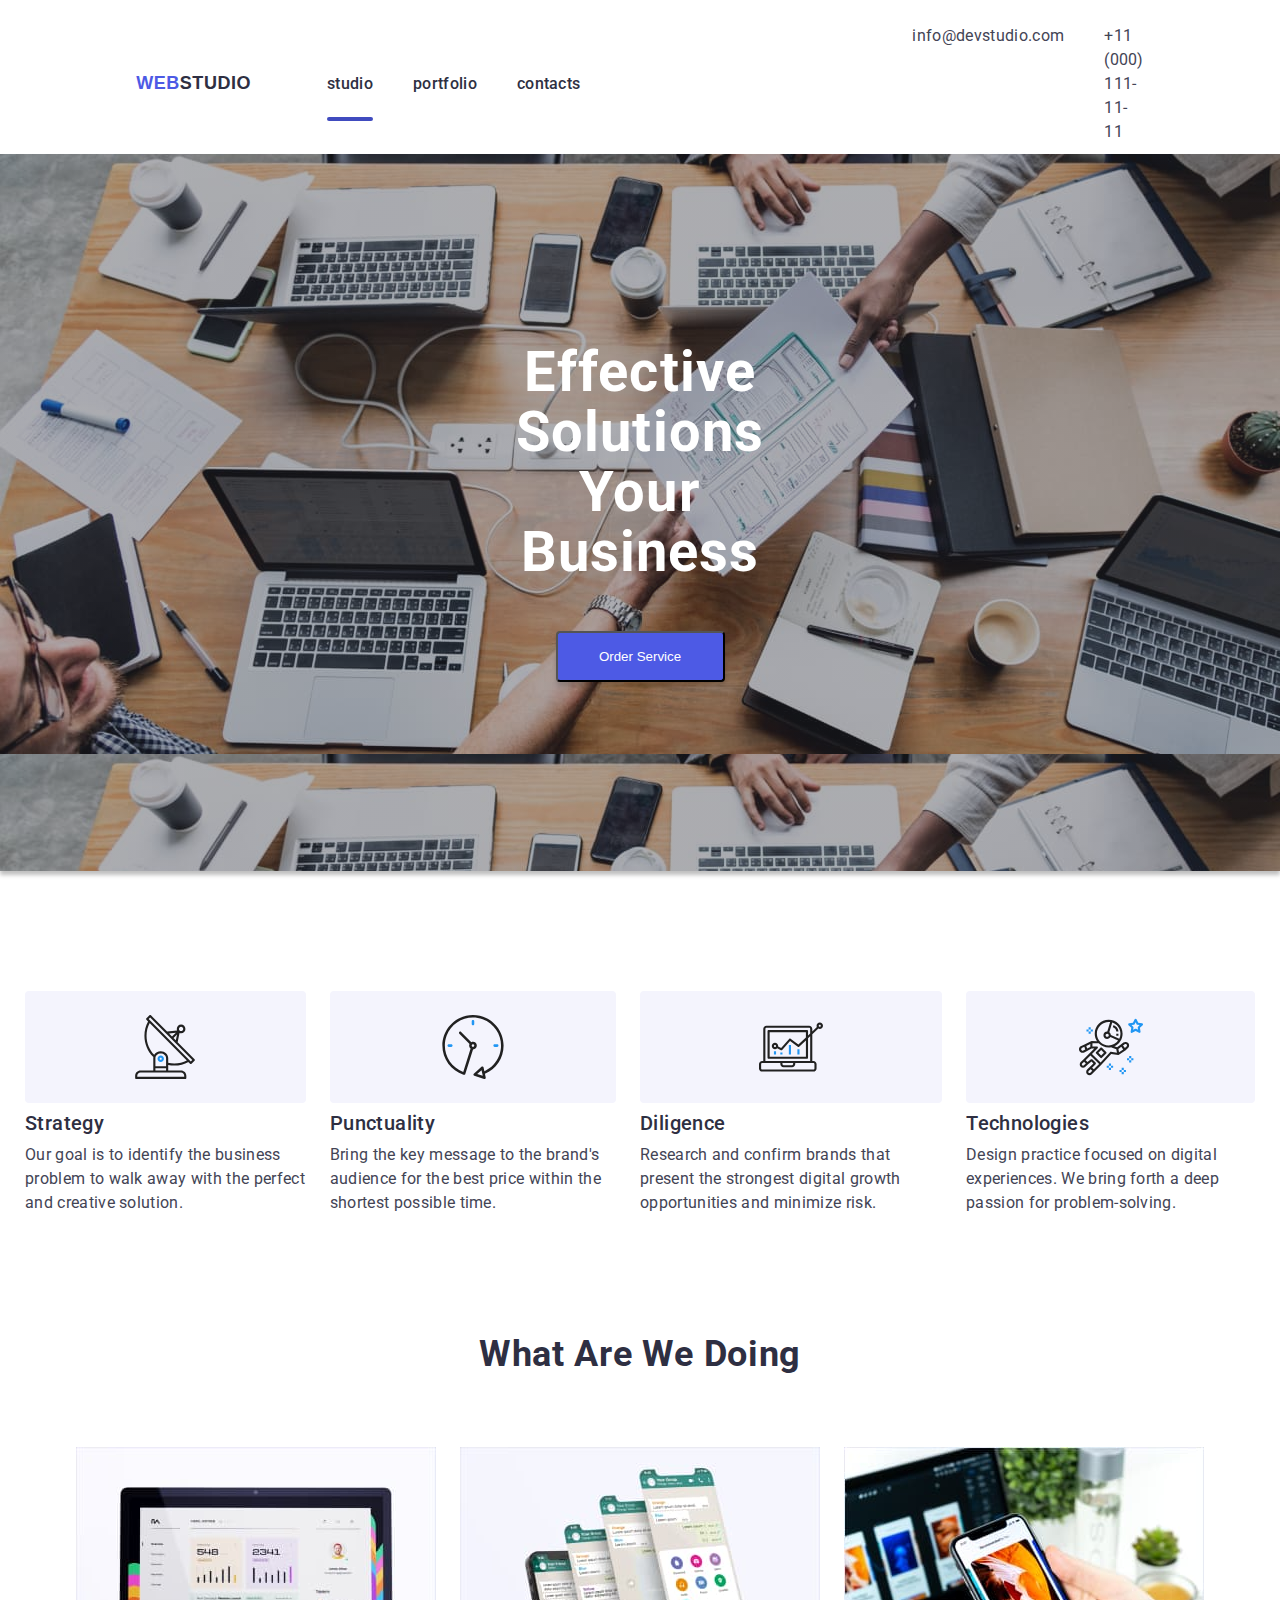
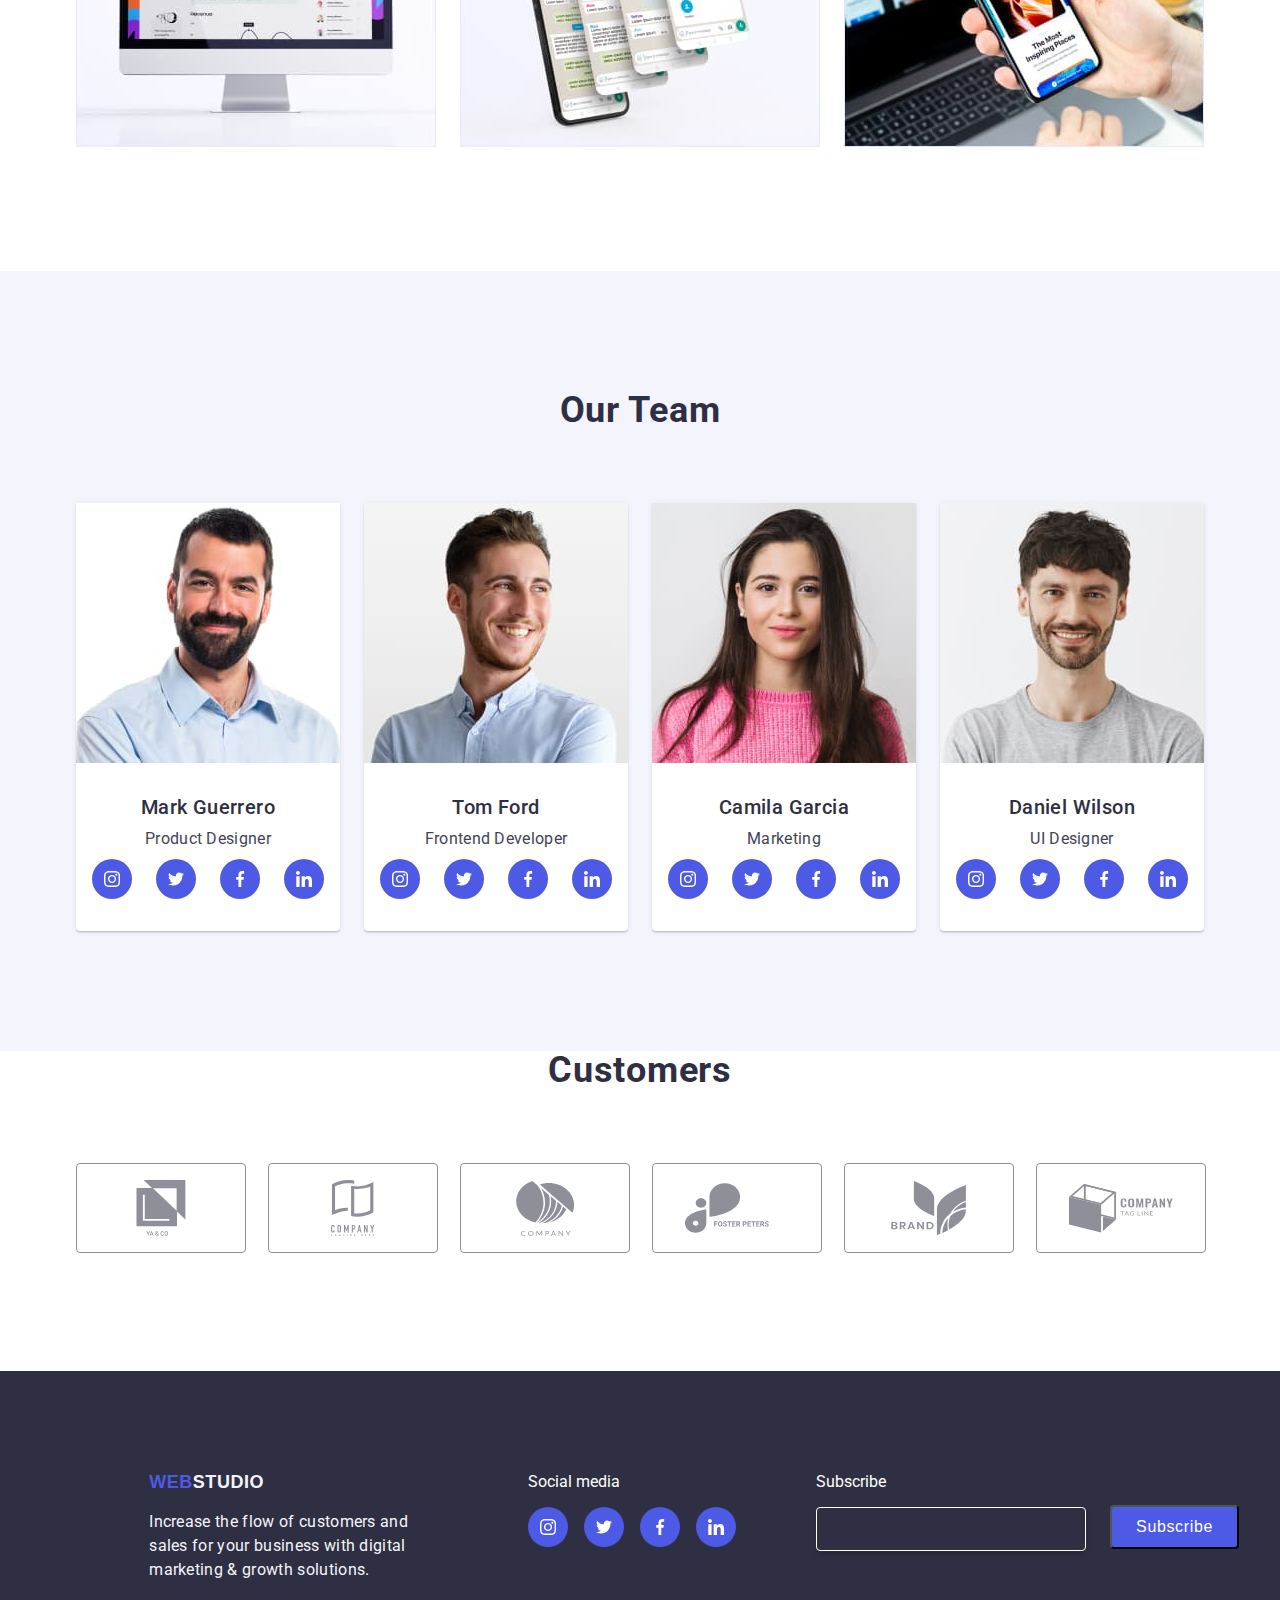
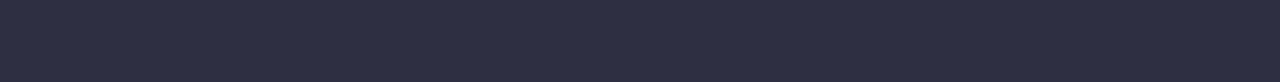
<file: index.html>
<!DOCTYPE html>
<html lang="en">
  <head>
    <meta charset="UTF-8" />
    <meta name="viewport" content="width=device-width, initial-scale=1.0" />
    <title>Document</title>
    <link rel="preconnect" href="https://fonts.googleapis.com" />
    <link rel="preconnect" href="https://fonts.gstatic.com" crossorigin />
    <link
      href="https://fonts.googleapis.com/css2?family=Raleway:ital,wght@0,100..900;1,100..900&family=Roboto:wght@400;500;700&display=swap"
      rel="stylesheet"
    />
    <link
      rel="stylesheet"
      href="https://cdnjs.cloudflare.com/ajax/libs/modern-normalize/2.0.0/modern-normalize.min.css"
      integrity="sha512-4xo8blKMVCiXpTaLzQSLSw3KFOVPWhm/TRtuPVc4WG6kUgjH6J03IBuG7JZPkcWMxJ5huwaBpOpnwYElP/m6wg=="
      crossorigin="anonymous"
      referrerpolicy="no-referrer"
    />
    <link rel="stylesheet" href="./css/reset.css" />
    <link rel="stylesheet" href="./css/styles.css" />
  </head>
  <body>
    <header>
      <div class="header">
        <div class="fon-header">
          <nav class="nav-flex">
            <a class="logo" href="./index.html">Web<span class="header-studio">Studio</span></a>

            <ul class="nav">
              <li class="studio-block">
                <a class="nav-list line-bottom" href="./index.html">studio</a>
              </li>
              <li><a class="nav-list" href="./portfolio.html">portfolio</a></li>
              <li><a class="nav-list" href="">contacts</a></li>
            </ul>
          </nav>
          <address>
            <ul class="address">
              <li class="address-list">
                <a class="mail" href="malito:info@devstudio.com">info@devstudio.com</a>
              </li>
              <li class="address-list">
                <a class="tel" href="tel:+110001111111">+11 (000) 111-11-11</a>
              </li>
            </ul>
          </address>
        </div>
      </div>
    </header>

    <main>
      <!-- ////-HERO-//// -->
      <section class="hero">
        <div class="fon-hero">
          <h1 class="hero-title">
            Effective Solutions <br />
            Your Business
          </h1>
          <button class="button-hero" data-modal-open type="button">Order Service</button>
        </div>
      </section>
      <section class="container">
        <ul class="text">
          <li class="text-block">
            <div class="text-fon">
              <svg class="text-icon" width="64" height="64">
                <use href="./images/symbol-defs.svg#icon-antenna"></use>
              </svg>
            </div>
            <h2 class="list">Strategy</h2>
            <p class="item">
              Our goal is to identify the business problem to walk away with the perfect and
              creative solution.
            </p>
          </li>
          <li class="text-block">
            <div class="text-fon">
              <svg class="text-icon" width="64" height="64">
                <use href="./images/symbol-defs.svg#icon-clock"></use>
              </svg>
            </div>
            <h2 class="list">Punctuality</h2>
            <p class="item">
              Bring the key message to the brand's audience for the best price within the shortest
              possible time.
            </p>
          </li>
          <li class="text-block">
            <div class="text-fon">
              <svg class="text-icon" width="64" height="64">
                <use href="./images/symbol-defs.svg#icon-diagram"></use>
              </svg>
            </div>
            <h2 class="list">Diligence</h2>
            <p class="item">
              Research and confirm brands that present the strongest digital growth opportunities
              and minimize risk.
            </p>
          </li>
          <li class="text-block">
            <div class="text-fon">
              <svg class="text-icon" width="64" height="64">
                <use href="./images/symbol-defs.svg#icon-astronaut"></use>
              </svg>
            </div>
            <h2 class="list">Technologies</h2>
            <p class="item">
              Design practice focused on digital experiences. We bring forth a deep passion for
              problem-solving.
            </p>
          </li>
        </ul>
      </section>

      <!-- ///////What are we doing//////// -->
      <section class="container">
        <div class="recklama-block">
          <h2>What are we doing</h2>
          <ul class="recklama-img">
            <li class="recklama-picture">
              <a href=""><img src="./images/mohitor.jpg" alt="monitor" width="360" /> </a>
            </li>
            <li class="recklama-picture">
              <a href=""><img src="./images/phone.jpg" alt="phone" width="360" /> </a>
            </li>
            <li class="recklama-picture">
              <a href=""><img src="./images/notebook.jpg" alt="notebook" width="360" /> </a>
            </li>
          </ul>
        </div>
        <!-- ///////Personal///// -->
      </section>
      <section class="fon">
        <div class="team">
          <h2>Our Team</h2>
          <ul class="team-block">
            <li class="team-img">
              <a class="team-list" href=""
                ><img src="./images/mark.jpg" alt="Product Designer" width="264" />
                <h3>Mark Guerrero</h3>
                <p>Product Designer</p></a
              >
              <ul class="social-block">
                <li class="social-link">
                  <a class="social-href" href="">
                    <svg>
                      <use
                        href="./images/symbol-defs.svg#icon-instagram"
                        width="16"
                        height="16"
                      ></use>
                    </svg>
                  </a>
                </li>
                <li class="social-link">
                  <a class="social-href" href="">
                    <svg>
                      <use
                        href="./images/symbol-defs.svg#icon-twitter"
                        width="16"
                        height="16"
                      ></use>
                    </svg>
                  </a>
                </li>
                <li class="social-link">
                  <a class="social-href" href="">
                    <svg>
                      <use
                        href="./images/symbol-defs.svg#icon-facebook"
                        width="16"
                        height="16"
                      ></use>
                    </svg>
                  </a>
                </li>
                <li class="social-link">
                  <a class="social-href" href="">
                    <svg>
                      <use
                        href="./images/symbol-defs.svg#icon-linkedin"
                        width="16"
                        height="16"
                      ></use>
                    </svg>
                  </a>
                </li>
              </ul>
            </li>
            <li class="team-img">
              <a class="team-list" href=""
                ><img src="./images/tom.jpg" alt="Frontend Developer" width="264" />
                <h3>Tom Ford</h3>
                <p>Frontend Developer</p></a
              >
              <ul class="social-block">
                <li class="social-link">
                  <a class="social-href" href="">
                    <svg>
                      <use
                        href="./images/symbol-defs.svg#icon-instagram"
                        width="16"
                        height="16"
                      ></use>
                    </svg>
                  </a>
                </li>
                <li class="social-link">
                  <a class="social-href" href="">
                    <svg>
                      <use
                        href="./images/symbol-defs.svg#icon-twitter"
                        width="16"
                        height="16"
                      ></use>
                    </svg>
                  </a>
                </li>
                <li class="social-link">
                  <a class="social-href" href="">
                    <svg>
                      <use
                        href="./images/symbol-defs.svg#icon-facebook"
                        width="16"
                        height="16"
                      ></use>
                    </svg>
                  </a>
                </li>
                <li class="social-link">
                  <a class="social-href" href="">
                    <svg>
                      <use
                        href="./images/symbol-defs.svg#icon-linkedin"
                        width="16"
                        height="16"
                      ></use>
                    </svg>
                  </a>
                </li>
              </ul>
            </li>
            <li class="team-img">
              <a class="team-list" href="">
                <img src="./images/kamila.jpg" alt="Marketing" width="264" />
                <h3>Camila Garcia</h3>
                <p>Marketing</p>
              </a>
              <ul class="social-block">
                <li class="social-link">
                  <a class="social-href" href="">
                    <svg>
                      <use
                        href="./images/symbol-defs.svg#icon-instagram"
                        width="16"
                        height="16"
                      ></use>
                    </svg>
                  </a>
                </li>
                <li class="social-link">
                  <a class="social-href" href="">
                    <svg>
                      <use
                        href="./images/symbol-defs.svg#icon-twitter"
                        width="16"
                        height="16"
                      ></use>
                    </svg>
                  </a>
                </li>
                <li class="social-link">
                  <a class="social-href" href="">
                    <svg>
                      <use
                        href="./images/symbol-defs.svg#icon-facebook"
                        width="16"
                        height="16"
                      ></use>
                    </svg>
                  </a>
                </li>
                <li class="social-link">
                  <a class="social-href" href="">
                    <svg>
                      <use
                        href="./images/symbol-defs.svg#icon-linkedin"
                        width="16"
                        height="16"
                      ></use>
                    </svg>
                  </a>
                </li>
              </ul>
            </li>
            <li class="team-img">
              <a class="team-list" href=""
                ><img src="./images/daniel.jpg" alt="UI Designer" width="264" />
                <h3>Daniel Wilson</h3>
                <p>UI Designer</p></a
              >
              <ul class="social-block">
                <li class="social-link">
                  <a class="social-href" href="">
                    <svg>
                      <use
                        href="./images/symbol-defs.svg#icon-instagram"
                        width="16"
                        height="16"
                      ></use>
                    </svg>
                  </a>
                </li>
                <li class="social-link">
                  <a class="social-href" href="">
                    <svg>
                      <use
                        href="./images/symbol-defs.svg#icon-twitter"
                        width="16"
                        height="16"
                      ></use>
                    </svg>
                  </a>
                </li>
                <li class="social-link">
                  <a class="social-href" href="">
                    <svg>
                      <use
                        href="./images/symbol-defs.svg#icon-facebook"
                        width="16"
                        height="16"
                      ></use>
                    </svg>
                  </a>
                </li>
                <li class="social-link">
                  <a class="social-href" href="">
                    <svg>
                      <use
                        href="./images/symbol-defs.svg#icon-linkedin"
                        width="16"
                        height="16"
                      ></use>
                    </svg>
                  </a>
                </li>
              </ul>
            </li>
          </ul>
        </div>
      </section>
      <!-- /////Customers///// -->
      <section class="container">
        <div class="customers">
          <h2>Customers</h2>
          <ul class="customers-block">
            <li class="customers-item">
              <a href="" class="customers-border">
                <svg>
                  <use href="./images/symbol-defs.svg#icon-group-1" widht="104" height="56"></use>
                </svg>
              </a>
            </li>
            <li class="customers-item">
              <a href="" class="customers-border">
                <svg>
                  <use href="./images/symbol-defs.svg#icon-group" widht="104" height="56"></use>
                </svg>
              </a>
            </li>
            <li class="customers-item">
              <a href="" class="customers-border">
                <svg>
                  <use href="./images/symbol-defs.svg#icon-group-2" widht="104" height="56"></use>
                </svg>
              </a>
            </li>
            <li class="customers-item">
              <a href="" class="customers-border">
                <svg>
                  <use href="./images/symbol-defs.svg#icon-group-3" widht="104" height="56"></use>
                </svg>
              </a>
            </li>
            <li class="customers-item">
              <a href="" class="customers-border">
                <svg>
                  <use href="./images/symbol-defs.svg#icon-group-4" widht="104" height="56"></use>
                </svg>
              </a>
            </li>
            <li class="customers-item">
              <a href="" class="customers-border">
                <svg>
                  <use href="./images/symbol-defs.svg#icon-group-5" widht="104" height="56"></use>
                </svg>
              </a>
            </li>
          </ul>
        </div>
      </section>
    </main>

    <footer class="footer">
      <div class="container">
        <div class="footer-fon">
          <div>
            <a class="footer-logo" href="./index.html"
              >Web<span class="footer-studio">Studio</span></a
            >
            <p class="footer-text">
              Increase the flow of customers and <br />
              sales for your business with digital <br />marketing & growth solutions.
            </p>
          </div>

          <div class="footer-social">
            <p>Social media</p>
            <ul class="footer-social-block">
              <li class="footer-social-items">
                <a class="footer-social-link" href="">
                  <svg><use href="./images/symbol-defs.svg#icon-instagram"></use></svg>
                </a>
              </li>
              <li class="footer-social-items">
                <a class="footer-social-link" href="">
                  <svg><use href="./images/symbol-defs.svg#icon-twitter"></use></svg>
                </a>
              </li>
              <li class="footer-social-items">
                <a class="footer-social-link" href="">
                  <svg><use href="./images/symbol-defs.svg#icon-facebook"></use></svg>
                </a>
              </li>
              <li class="footer-social-items">
                <a class="footer-social-link" href="">
                  <svg><use href="./images/symbol-defs.svg#icon-linkedin"></use></svg>
                </a>
              </li>
            </ul>
          </div>
          <form class="footer-form">
            <div class="subscribe">
              <label for="subscribe">Subscribe</label>
              <input type="email" name="subscribe" id="subscribe" />
            </div>
            <div class="button-subscribe">
              <button type="submit">Subscribe</button>
            </div>
          </form>
        </div>
      </div>
    </footer>
    <!-- Модалка -->
    <div class="backdrop is-hidden" data-modal>
      <div class="modal">
        <form class="form">
          <p>Leave your contacts and we will call you back</p>
          <div class="info">
            <label for="name">Name </label>
            <input type="text" name="name" id="name" autofocus />
          </div>

          <div class="info">
            <label for="phone">Phone </label>
            <input type="tel" name="phone" id="phone" />
          </div>

          <div class="info">
            <label for="mail">mail </label>
            <input type="email" name="mail" id="mail" />
          </div>
          <div class="comment">
            <label for="comment">Comment</label>
            <textarea name="comment" id="comment" rows="8"></textarea>
          </div>
          <div class="policy">
            <input type="checkbox" name="policy" id="policy" />
            <label for="policy">I accept the terms and conditions of the</label>
          </div>
          <div class="submit-button">
            <button class="submit" type="submit">send</button>
          </div>
        </form>
        <div class="close-fon" data-modal-close>
          <svg class="close-modal" width="8" height="8">
            <use href="./images/symbol-defs.svg#icon-close" alt="close" />
          </svg>
        </div>
      </div>
    </div>
    <script src="./js/modal.js"></script>
  </body>
</html>
</file>
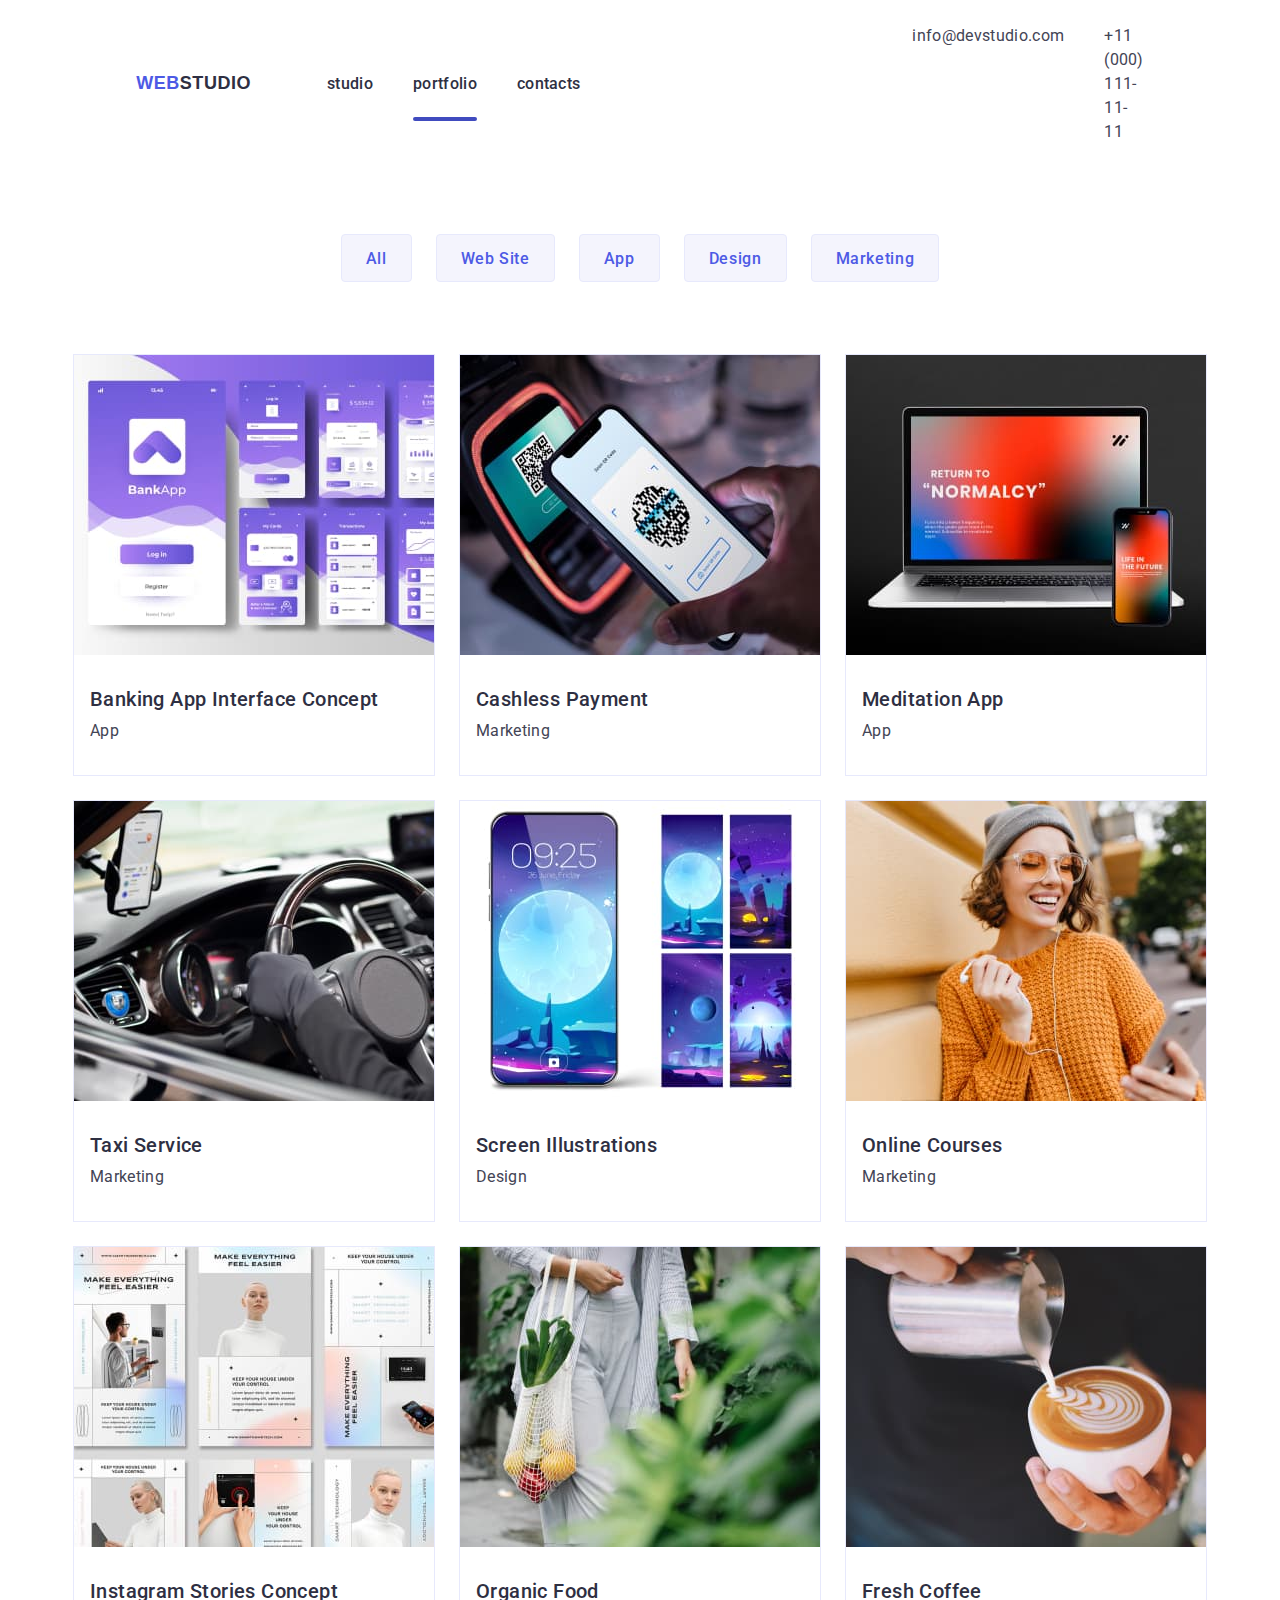
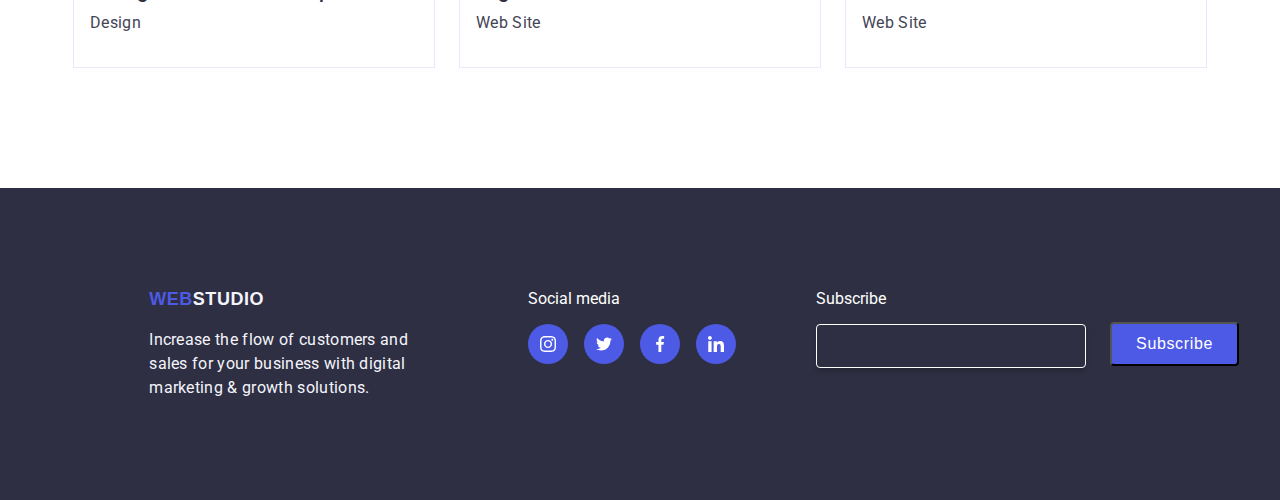
<file: portfolio.html>
<!DOCTYPE html>
<html lang="en">
  <head>
    <meta charset="UTF-8" />
    <meta name="viewport" content="width=device-width, initial-scale=1.0" />
    <title>Document</title>
    <link rel="preconnect" href="https://fonts.googleapis.com" />
    <link rel="preconnect" href="https://fonts.gstatic.com" crossorigin />
    <link
      href="https://fonts.googleapis.com/css2?family=Raleway:ital,wght@0,100..900;1,100..900&family=Roboto:wght@400;500;700&display=swap"
      rel="stylesheet"
    />
    <link
      rel="stylesheet"
      href="https://cdnjs.cloudflare.com/ajax/libs/modern-normalize/2.0.0/modern-normalize.min.css"
      integrity="sha512-4xo8blKMVCiXpTaLzQSLSw3KFOVPWhm/TRtuPVc4WG6kUgjH6J03IBuG7JZPkcWMxJ5huwaBpOpnwYElP/m6wg=="
      crossorigin="anonymous"
      referrerpolicy="no-referrer"
    />
    <link rel="stylesheet" href="./css/reset.css" />
    <link rel="stylesheet" href="./css/styles.css" />
  </head>
  <body>
    <header class="header">
      <div class="header">
        <div class="fon-header margin-header">
          <nav class="nav-flex">
            <a class="logo" href="./index.html">Web<span class="header-studio">Studio</span></a>

            <ul class="nav">
              <li><a class="nav-list" href="./index.html">studio</a></li>
              <li><a class="nav-list line-bottom" href="./portfolio.html">portfolio</a></li>
              <li><a class="nav-list" href="">contacts</a></li>
            </ul>
          </nav>
          <address>
            <ul class="address">
              <li class="address-list">
                <a class="mail" href="malito:info@devstudio.com">info@devstudio.com</a>
              </li>
              <li class="address-list">
                <a class="tel" href="tel:+110001111111">+11 (000) 111-11-11</a>
              </li>
            </ul>
          </address>
        </div>
      </div>
    </header>
    <main>
     <!-- ///////Button-Portfolio//////////// -->
      <section class="container btn">
        <ul class="button-block">
          <li><button class="button-portfolio all" type="button">All</button></li>
          <li><button class="button-portfolio web" type="button">Web Site</button></li>
          <li><button class="button-portfolio app" type="button">App</button></li>
          <li><button class="button-portfolio design" type="button">Design</button></li>
          <li><button class="button-portfolio marketing" type="button">Marketing</button></li>
        </ul>
        <!-- //////Portfolio///////// -->
      </section>
      <section class="container">
        <ul class="label">
          <li class="label-items">
            <a class="label-img" href=""
              ><div class="label-block">
                <img src="./images/bankapp.jpg" alt="Cashless Payment" width="360" />
                <div class="label-fone">
                  <p>
                    14 Stylish and User-Friendly App Design Concepts · Task Manager App · Calorie
                    Tracker App · Exotic Fruit Ecommerce App · Cloud Storage App
                  </p>
                </div>
              </div>
              <h2>Banking App Interface Concept</h2>
              <p>App</p></a
            >
          </li>
          <li class="label-items">
            <a class="label-img" href=""
              ><div class="label-block">
                <img src="./images/quarcode.jpg" alt="Cashless Payment" width="360" />
                <div class="label-fone">
                  <p>
                    14 Stylish and User-Friendly App Design Concepts · Task Manager App · Calorie
                    Tracker App · Exotic Fruit Ecommerce App · Cloud Storage App
                  </p>
                </div>
              </div>
              <h2>Cashless Payment</h2>
              <p>Marketing</p>
            </a>
          </li>
          <li class="label-items">
            <a class="label-img" href=""
              ><div class="label-block">
                <img src="./images/notebookfone.jpg" alt="Cashless Payment" width="360" />
                <div class="label-fone">
                  <p>
                    14 Stylish and User-Friendly App Design Concepts · Task Manager App · Calorie
                    Tracker App · Exotic Fruit Ecommerce App · Cloud Storage App
                  </p>
                </div>
              </div>
              <h2>Meditation App</h2>
              <p>App</p>
            </a>
          </li>
          <li class="label-items">
            <a class="label-img" href=""
              ><div class="label-block">
                <img src="./images/avto.jpg" alt="Cashless Payment" width="360" />
                <div class="label-fone">
                  <p>
                    14 Stylish and User-Friendly App Design Concepts · Task Manager App · Calorie
                    Tracker App · Exotic Fruit Ecommerce App · Cloud Storage App
                  </p>
                </div>
              </div>
              <h2>Taxi Service</h2>
              <p>Marketing</p>
            </a>
          </li>
          <li class="label-items">
            <a class="label-img" href=""
              ><div class="label-block">
                <img src="./images/smartfone.jpg" alt="Cashless Payment" width="360" />
                <div class="label-fone">
                  <p>
                    14 Stylish and User-Friendly App Design Concepts · Task Manager App · Calorie
                    Tracker App · Exotic Fruit Ecommerce App · Cloud Storage App
                  </p>
                </div>
              </div>
              <h2>Screen Illustrations</h2>
              <p>Design</p>
            </a>
          </li>
          <li class="label-items">
            <a class="label-img" href=""
              ><div class="label-block">
                <img src="./images/orang.jpg" alt="Cashless Payment" width="360" />
                <div class="label-fone">
                  <p>
                    14 Stylish and User-Friendly App Design Concepts · Task Manager App · Calorie
                    Tracker App · Exotic Fruit Ecommerce App · Cloud Storage App
                  </p>
                </div>
              </div>
              <h2>Online Courses</h2>
              <p>Marketing</p>
            </a>
          </li>
          <li class="label-items">
            <a class="label-img" href=""
              ><div class="label-block">
                <img src="./images/instagram.jpg" alt="Cashless Payment" width="360" />
                <div class="label-fone">
                  <p>
                    14 Stylish and User-Friendly App Design Concepts · Task Manager App · Calorie
                    Tracker App · Exotic Fruit Ecommerce App · Cloud Storage App
                  </p>
                </div>
              </div>
              <h2>Instagram Stories Concept</h2>
              <p>Design</p>
            </a>
          </li>
          <li class="label-items">
            <a class="label-img" href=""
              ><div class="label-block">
                <img src="./images/food.jpg" alt="Cashless Payment" width="360" />
                <div class="label-fone">
                  <p>
                    14 Stylish and User-Friendly App Design Concepts · Task Manager App · Calorie
                    Tracker App · Exotic Fruit Ecommerce App · Cloud Storage App
                  </p>
                </div>
              </div>
              <h2>Organic Food</h2>
              <p>Web Site</p>
            </a>
          </li>
          <li class="label-items">
            <a class="label-img" href=""
              ><div class="label-block">
                <img src="./images/kofe.jpg" alt="Cashless Payment" width="360" />
                <div class="label-fone">
                  <p>
                    14 Stylish and User-Friendly App Design Concepts · Task Manager App · Calorie
                    Tracker App · Exotic Fruit Ecommerce App · Cloud Storage App
                  </p>
                </div>
              </div>
              <h2>Fresh Coffee</h2>
              <p>Web Site</p>
            </a>
          </li>
        </ul>
      </section>
    </main>
      <footer class="footer">
      <div class="container">
        <div class="footer-fon">
          <div>
            <a class="footer-logo" href="./index.html"
              >Web<span class="footer-studio">Studio</span></a
            >
            <p class="footer-text">
              Increase the flow of customers and <br />
              sales for your business with digital <br />marketing & growth solutions.
            </p>
          </div>

          <div class="footer-social">
            <p>Social media</p>
            <ul class="footer-social-block">
              <li class="footer-social-items">
                <a class="footer-social-link" href="">
                  <svg><use href="./images/symbol-defs.svg#icon-instagram"></use></svg>
                </a>
              </li>
              <li class="footer-social-items">
                <a class="footer-social-link" href="">
                  <svg><use href="./images/symbol-defs.svg#icon-twitter"></use></svg>
                </a>
              </li>
              <li class="footer-social-items">
                <a class="footer-social-link" href="">
                  <svg><use href="./images/symbol-defs.svg#icon-facebook"></use></svg>
                </a>
              </li>
              <li class="footer-social-items">
                <a class="footer-social-link" href="">
                  <svg><use href="./images/symbol-defs.svg#icon-linkedin"></use></svg>
                </a>
              </li>
            </ul>
          </div>
          <form class="footer-form">
            <div class="subscribe">
              <label for="subscribe">Subscribe</label>
              <input type="email" name="subscribe" id="subscribe" />
            </div>
            <div class="button-subscribe">
              <button type="submit">Subscribe</button>
            </div>
          </form>
        </div>
      </div>
    </footer>
  </body>
</html>
</file>
<file: css/styles.css>
:root {
    --navy-blue: #2E2F42;
    --slate: #434455;
    --ocean: #404BBF;
    --iris: #4D5AE5;
    --white: #ffff;
    --cloud: #F4F4FD;
    --cornflower: #E7E9FC;
    --green: #31D0AA;
    --DAIRY: #fcfcfc;

    --font-family: 'Roboto', sans-serif;
    --second-family: ' Raleway', sans-serif;

}

html {
    list-style: none;

}



body {
    font-family: var(--font-family);
    color: var(--navy-blue);
    list-style: none;
    margin: 0;
    background-color: #ffff;
}

ul {
    list-style: none;
}

.container {
    width: 1230px;
    padding: 0 15px;
    margin: 0 auto;

}

/* //////////////  header ////////////////*/

.logo {

    font-family: var(--second-family);
    font-weight: 800;
    font-size: 18px;
    line-height: 117%;
    letter-spacing: 0.03em;
    text-transform: uppercase;
    color: var(--iris);
    text-decoration: none;
}

.header {
    display: flex;
    align-items: center;
    justify-content: center;

}

.fon-header {
    display: flex;
    align-items: center;
    justify-content: center;
    padding: 14px 153px 0 153px;
}

.nav-flex {
    display: flex;
    align-items: center;

}

.address {
    display: flex;
    margin-left: 332px;

    padding: 10px 0;
    gap: 40px;
}

address {
    display: flex;
}

.header-studio {
    color: var(--navy-blue);
}

.nav {
    display: flex;
    margin-left: 76px;
    gap: 40px;

    font-weight: 500;
    line-height: 150%;
}

.nav-list {

    display: block;
    font-weight: 500;
    line-height: 150%;
    letter-spacing: 0.32px;
    padding-top: 24px;
    padding-bottom: 24px;
    position: relative;
    color: var(--navy-blue);
    transition: color 250ms cubic-bezier(0.4, 0, 0.2, 1);
}

.nav-list:hover,
.nav-list:focus {
    color: var(--ocean);
}

.line-bottom::after {
    content: '';
    display: block;

    position: absolute;

    width: 100%;
    height: 4px;
    border-radius: 2px;
    background-color: var(--ocean);
    bottom: -1px;

}

.mail {
    font-size: 16px;
    line-height: 150%;
    letter-spacing: 0.02em;
    color: var(--slate);
    text-decoration: none;
    transition: color 250ms cubic-bezier(0.4, 0, 0.2, 1);
}

.mail:hover,
.mail:focus {
    color: var(--ocean);
}

.tel {

    font-size: 16px;
    line-height: 150%;
    letter-spacing: 0.02em;
    color: var(--slate);
    text-decoration: none;
    transition: color 250ms cubic-bezier(0.4, 0, 0.2, 1);
}

.tel:hover,
.tel:focus {
    color: var(--ocean);
}

/* //////////HERO////////////// */
.hero {
    /* width: 1440px; */

    display: flex;
    justify-content: center;
    margin: 0 auto;

}

.fon-hero {

    padding: 189px 472.5px;
    margin-bottom: 120px;

    background: linear-gradient(to right, rgba(47, 48,
                58,
                0.4), rgba(47,
                48, 58, 0.4)),
        url(../images/people-office.jpg);


    box-shadow: 0px 4px 4px 0px rgba(0, 0, 0, 0.25);
    text-align: center;
}

.hero-title {
    margin-bottom: 48px;
    font-weight: 700;
    font-size: 56px;
    line-height: 107%;
    letter-spacing: 0.02em;
    color: var(--white);
}

.button-hero {
    border-radius: 4px;
    padding: 16px 22px;
    width: 169px;
    box-shadow: 0 4px 4px 0 rgba(0, 0, 0, 0.15);
    background: var(--iris);
    color: white;
    cursor: pointer;
    transition: background-color 250ms cubic-bezier(0.4, 0, 0.2, 1);
}

.button-hero:hover,
.button-hero:focus {
    background-color: var(--ocean);
}

/* ////////modal//////////// */
.backdrop {
    position: fixed;
    top: 0;
    left: 0;
    width: 100%;
    height: 100%;
    background-color: rgba(46, 47, 66, 0.4);

}

.is-hidden {
    display: none;
    pointer-events: none;
}

.modal {

    position: absolute;
    top: 50%;
    left: 50%;
    transform: translate(-50%, -50%) scale(1);
    width: 408px;
    height: 584px;
    flex-shrink: 0;
    border-radius: 4px;
    background: var(--DAIRY);
    box-shadow: 0px 1px 1px 0px rgba(0, 0, 0, 0.14), 0px 1px 3px 0px rgba(0, 0, 0, 0.12),
        0px 2px 1px 0px rgba(0, 0, 0, 0.2);
}


.close-modal {
    position: absolute;
}

.close-fon {
    display: flex;
    align-items: center;
    justify-content: center;
    position: absolute;
    top: 24px;
    right: 24px;
    height: 24px;
    width: 24px;
    border-radius: 50%;
    background-color: #E7E9FC;
    transition: background-color 250ms cubic-bezier(0.4, 0, 0.2, 1),
        fill 250ms cubic-bezier(0.4, 0, 0.2, 1);
}

.close-fon:hover {
    background-color: var(--ocean);
    fill: #FFF;
}

textarea {
    resize: none;
}

.form {
    display: flex;
    flex-direction: column;

    width: 100%;
    height: 100%;
    padding: 20px;
}

.form>p {
    margin-top: 72px;
    margin-bottom: 16px;

    text-align: center;
    font-style: normal;
    font-weight: 500;
    line-height: 150%;
    letter-spacing: 0.32px;
    font-size: 16px;
}

.form label {


    color: #8E8F99;

    font-family: Roboto;
    font-size: 12px;
    font-style: normal;
    font-weight: 400;
    line-height: 116.6%;
    letter-spacing: 0.48px;
}

.info input {
    margin-bottom: 8px;


    width: 360px;
    height: 40px;
    flex-shrink: 0;
    border-radius: 4px;
    border: 1px solid var(rgba(46, 47, 66, 0.40));
}

.comment {
    display: flex;
    flex-direction: column;
    width: 360px;
    height: 120px;
    flex-shrink: 0;
}

.comment textarea {
    margin-bottom: 16px;
}

.policy {
    display: inline;
    margin-bottom: 24px;
}

.submit {
    display: inline-flex;
    padding: 12px 62px;

    border-radius: 4px;
    background: var(--iris);
    box-shadow: 0px 4px 4px 0px rgba(0, 0, 0, 0.15);
    color: var(--cloud);
    text-align: center;

    font-family: Roboto;
    font-size: 16px;
    font-style: normal;
    font-weight: 500;
    line-height: 150%;

    letter-spacing: 0.64px
}

.submit-button {
    display: flex;
    justify-content: center;
    align-items: center;


}

/* ////////////////.....text.....//////////////////// */
.text {
    display: flex;
    gap: 24px;
}

.text-block {

    margin-bottom: 120px;
}

.text .list {

    margin-bottom: 8px;
    font-weight: 500;
    font-size: 20px;
    line-height: 120%;
    letter-spacing: 0.02em;
}

.text .item {
    margin: 0;

    font-family: var(--font-family);
    font-size: 16px;
    line-height: 150%;
    letter-spacing: 0.02em;
    color: var(--slate);
}

.text-fon {
    display: flex;
    justify-content: center;
    height: 112px;
    align-items: center;
    border-radius: 4px;
    margin-bottom: 8px;
    background-color: var(--cloud);
}

/* ////////////What are we doing///////////// */

.recklama-block>h2 {
    margin-bottom: 72px;
    font-weight: 700;
    font-size: 36px;
    line-height: 111%;
    letter-spacing: 0.02em;
    text-transform: capitalize;
    text-align: center;
}

.recklama-block {

    text-align: center;
}

.recklama-img {
    display: flex;
    justify-content: center;


    margin-bottom: 120px;

    gap: 24px;
}

/* /////////////Personal///////////////////// */
.fon {
    display: flex;
    justify-content: center;

}

.team {

    padding: 120px 156px;
    background: var(--cloud);
    size: calc(100%);

}

.team-block {
    display: flex;
    justify-content: center;

    gap: 24px;
    padding: 0;

}

.team>h2 {
    margin-bottom: 72px;
    text-align: center;
    font-size: 36px;
    font-style: normal;
    font-weight: 700;
    line-height: 111%;
    letter-spacing: 0.72px;
    text-transform: capitalize;
}

.team-list>h3 {
    margin-bottom: 8px;
    font-family: var(--font-family);
    font-weight: 500;
    font-size: 20px;
    line-height: 120%;
    letter-spacing: 0.02em;
    text-align: center;
    color: var(--navy-blue);
}

.team-list>p {
    font-family: var(--font-family);
    font-size: 16px;
    line-height: 150%;
    letter-spacing: 0.02em;
    text-align: center;
    color: var(--slate);

}

.team-list {
    display: flex;
    padding-bottom: 8px;
    flex-direction: column;
    justify-content: center;
    align-items: center;



}

.team-list>img {
    margin-bottom: 32px;

}

.team-img {
    border-radius: 0px 0px 4px 4px;
    background: var(--WHITE, #FFF);
    box-shadow: 0px 1px 6px 0px rgba(46, 47, 66, 0.08), 0px 1px 1px 0px rgba(46, 47, 66, 0.16), 0px 2px 1px 0px rgba(46, 47, 66, 0.08);
    text-decoration: none;
}

.social-block {
    display: flex;
    justify-content: center;
    gap: 24px;
    align-items: center;
    padding-bottom: 32px;
}

.social-link {


    width: 40px;
    height: 40px;

}

.social-href {
    display: flex;
    justify-content: center;
    align-items: center;
    height: 100%;
    width: 100%;
    border-radius: 50%;
    background-color: var(--iris);
    transition: background-color 250ms cubic-bezier(0.4, 0, 0.2, 1);

}

.social-href:hover,
.social-href:focus {
    background-color: var(--ocean);
}

.social-href>svg {
    fill: var(--white);
    width: 16px;
    height: 16px;
}

/* ///////////////Customers//////////// */
.customers {
  
    
    color: var(--navy-blue);
    text-align: center;
    font-size: 36px;
    font-style: normal;
    font-weight: 700;
    line-height: 111.1%;

    letter-spacing: 0.72px;
    text-transform: capitalize;

}
.customers h2{
    margin-bottom: 72px;
}
.customers-block {
    display: flex;
    align-items: center;
    justify-content: center;
    gap: 24px;
    margin-bottom: 120px;


}

.customers-border {
    display: flex;
    justify-content: center;
    align-items: center;

    width: 100%;
    height: 100%;
    flex-shrink: 0;
    border-radius: 4px;
    border: 1px solid #8E8F99;
    transition: border  250ms cubic-bezier(0.4, 0, 0.2, 1);
}

.customers-item {
    width: 168px;
    height: 88px;
}
.customers-item:hover .customers-border {
    
    border-radius: 4px;
        border: 1px solid var(--ocean);
}
.customers-item:hover .customers-border svg{
    fill: var(--ocean);
}
.customers-border svg {
    fill: #8E8F99;
    width: 104px;
    height: 56px;
    transition: fill 250ms cubic-bezier(0.4, 0, 0.2, 1);
}

/* //////////////footer//////////////// */
.footer .container {
    width: 1440px;
    padding: 0;

}

.footer-fon {
    display: flex;
    justify-content: center;

    background: var(--navy-blue);
    padding: 101px 185.2px 100px 149.2px;
}


.footer-text {
    font-family: var(--font-family);
    font-size: 16px;
    line-height: 150%;
    letter-spacing: 0.02em;
    color: var(--cloud);
}

.footer-logo {
    display: flex;

    margin-bottom: 17.5px;

    font-family: var(--second-family);
    font-weight: 800;
    font-size: 18px;
    line-height: 117%;
    letter-spacing: 0.03em;
    text-transform: uppercase;
    color: var(--iris);
}

.footer-studio {
    color: var(--cloud);
}

.footer .container {
    display: flex;
}

.footer-social {
    margin-left: 120px;
}

.footer-social>p {
    color: var(--white);
    margin-bottom: 16px;
}

.footer-social-block {
    display: flex;
    justify-content: center;
    align-items: center;
    gap: 16px;



}

.footer-social-items {
    width: 40px;
    height: 40px;
}

.footer-social-link {
    display: flex;
    justify-content: center;
    align-items: center;
    height: 100%;
    width: 100%;
    border-radius: 50%;
    background-color: var(--iris);
    transition: background-color 250ms cubic-bezier(0.4, 0, 0.2, 1);

}

.footer-social-link:hover,
.footer-social-link:focus {
    background-color: var(--green);
}

.footer-social-link>svg {
    width: 16px;
    height: 16px;
    fill: var(--white);
}

.subscribe label {
    display: flex;

    margin-bottom: 16px;
    color: #FFF;
}

.footer-form {
    display: flex;


    margin-left: 80px;
}

.subscribe input {
    width: 264px;
    height: 40px;
    border-radius: 4px;
    background-color: var(--navy-blue);
    border: 1px solid #ffff;
    box-shadow: 0px 4px 4px 0px rgba(0, 0, 0, 0.15);
}

.button-subscribe {
    display: flex;
    align-items: center;
    gap: 16px;

    margin-left: 24px;


}

.button-subscribe button {
    padding: 8px 24px;

    border-radius: 4px;
    background: var(--iris);
    font-size: 16px;
    font-style: normal;
    font-weight: 500;
    line-height: 150%;
    color: #FFF;
    letter-spacing: 0.64px;
}

/* ///////////////////////////////////////////////////////
/////////////////////////portfolio//////////////////////
/////////////////////////////////////////////////////// */

/* .button-block{
    width: 586px;
        height: 48px;
} */
/* ////////////BUTTON-Portfolio/////////////////// */

.margin-header {
    margin-bottom: 80px;
}

.btn {
    display: flex;
    justify-content: center;
}

.button-block {
    display: flex;
    align-items: flex-start;
    gap: 24px;
    margin-bottom: 72px;

}

.button-portfolio {
    border: 1px solid var(--cornflower);
    border-radius: 4px;
    padding: 12px 24px;
    height: 48px;
    background: var(--cloud);

    font-family: var(--font-family);
    font-weight: 500;
    font-size: 16px;
    line-height: 150%;
    letter-spacing: 0.04em;
    text-align: center;
    transition: box-shadow 250ms cubic-bezier(0.4, 0, 0.2, 1),
        background-color 250ms cubic-bezier(0.4, 0, 0.2, 1),
        color 250ms cubic-bezier(0.4, 0, 0.2, 1);

    color: var(--iris);
    cursor: pointer;
}


.button-portfolio .all {
    width: 69px;

}

.button-portfolio .web {
    width: 116px;

}

.button-portfolio .app {
    width: 78px;
}

.button-portfolio .design {
    width: 101px;
}

.button-portfolio .marketing {
    width: 126px;
}

.button-portfolio:hover,
.button-portfolio:focus {
    box-shadow: 0 2px 2px 0 rgba(0, 0, 0, 0.12), 0 2px 1px 0 rgba(0, 0, 0, 0.08), 0 3px 1px 0 rgba(0, 0, 0, 0.1);
    background-color: var(--ocean);
    color: var(--white);
}

/* ///////////Portfolio///////////////////// */
.label {
    display: flex;
    justify-content: center;
    flex-wrap: wrap;
    gap: 24px;

    margin-bottom: 120px;

    text-align: center;
}

.label-items {
    display: flex;
    flex-direction: column;
    align-items: flex-start;
    gap: 32px;
    flex-shrink: 0;

    border: 1px solid var(--CORNFLOWER, #E7E9FC);
    background: var(--white);
}

.label-img {
    display: flex;
    flex-direction: column;
    align-items: flex-start;

    text-decoration: none;
}

.label-img>h2 {
    margin-left: 16px;
    margin-bottom: 8px;
    font-weight: 500;
    font-size: 20px;
    line-height: 120%;
    letter-spacing: 0.02em;
    color: var(--navy-blue);
}

.label-img>p {
    margin-left: 16px;
    padding-bottom: 32px;

    font-size: 16px;
    line-height: 150%;
    letter-spacing: 0.02em;
    color: var(--slate);
}

.label-img>img {
    margin-bottom: 32px;
}

.label-block {

    position: relative;
    overflow: hidden;
    margin-bottom: 32px;
    width: 360px;
    height: 300px;

}

.label-img:hover .label-fone,
.label-img:focus .label-fone {
    /* opacity: 1; */
    /* transform: scaleY(1); */
    transform: translateY(0);


}

.label-fone {

    position: absolute;
    top: 0;
    left: 0;

    width: 100%;
    height: 100%;
    background-color: var(--ocean);
    /* transform: scaleY(0); */
    transform: translateY(100%);
    transform-origin: bottom;
    transition: transform 250ms cubic-bezier(0.4, 0, 0.2, 1);
}

.label-fone>p {
    position: absolute;
    top: 40px;
    left: 32px;
    right: 32px;

    font-family: var(--font-family);
    font-size: 16px;
    font-style: normal;
    font-weight: 400;
    line-height: 150%;
    color: var(--DAIRY);
    letter-spacing: 0.32px;

}
</file>
